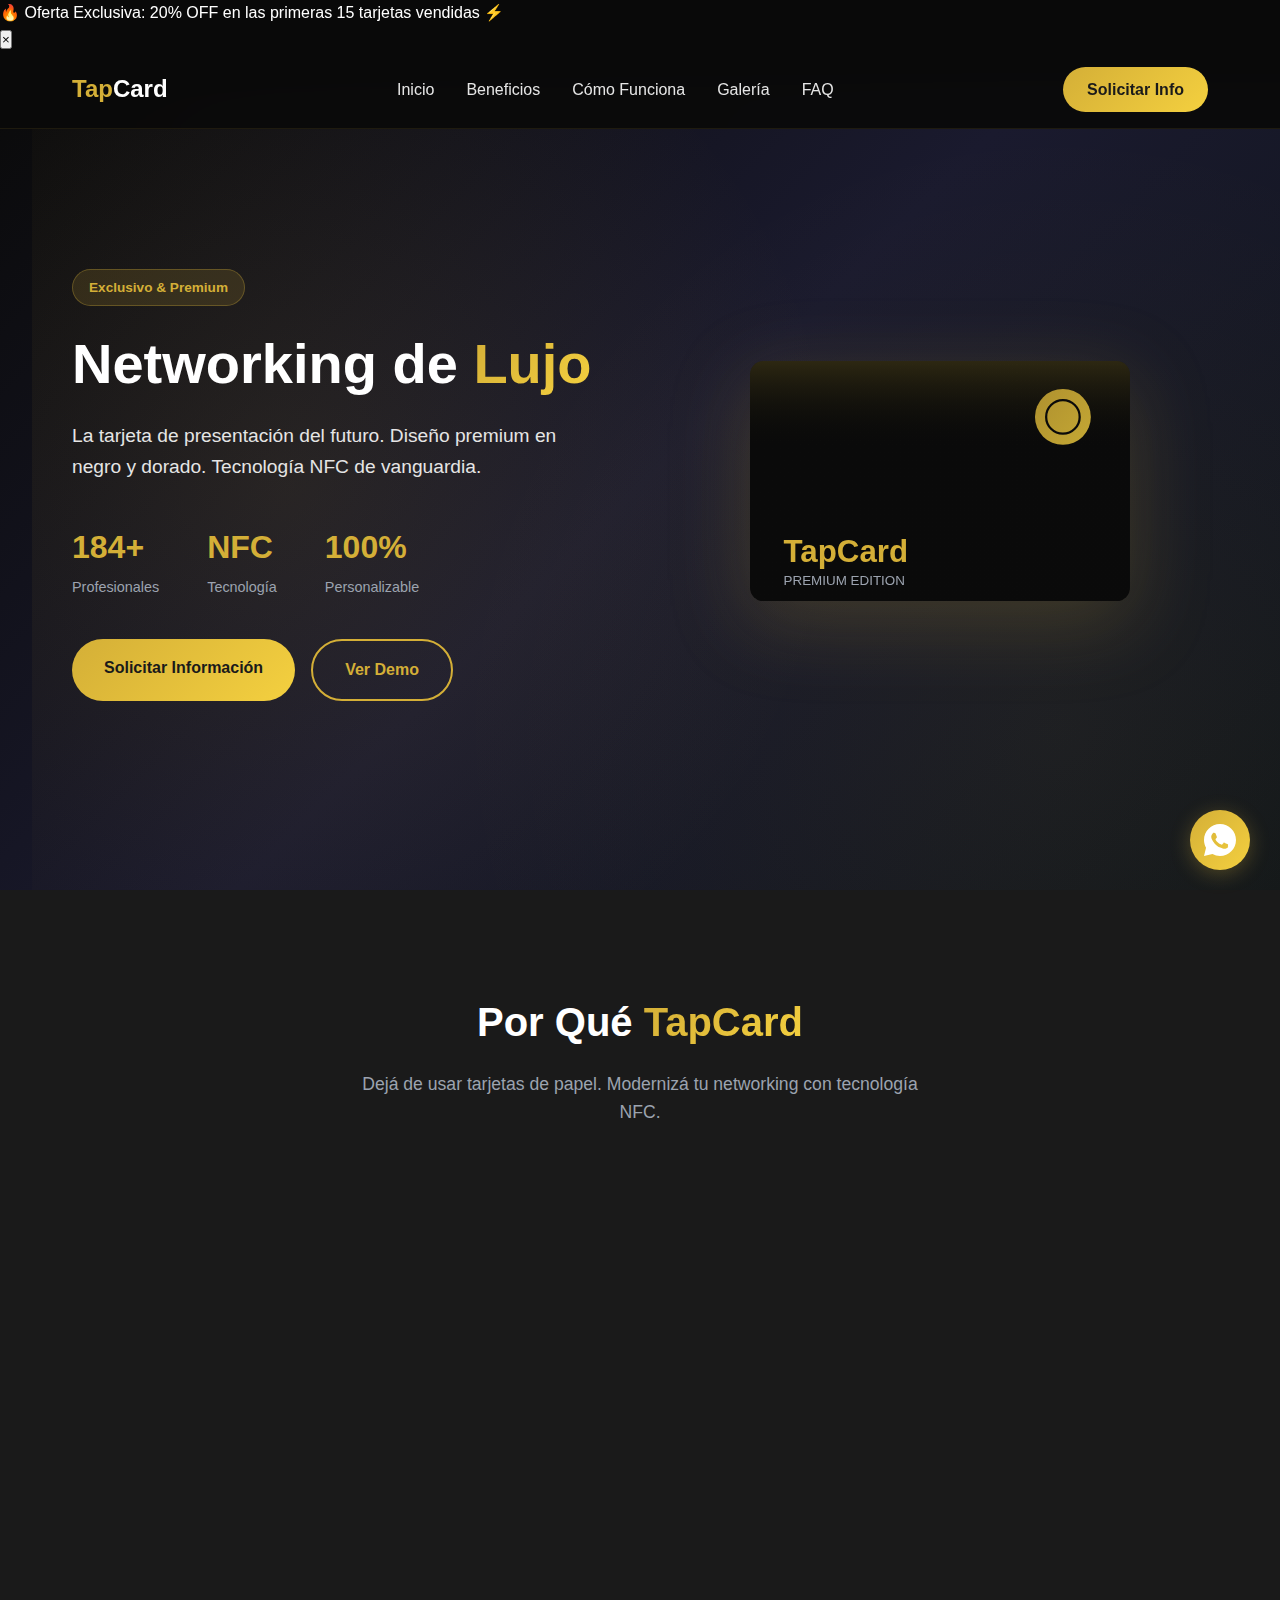
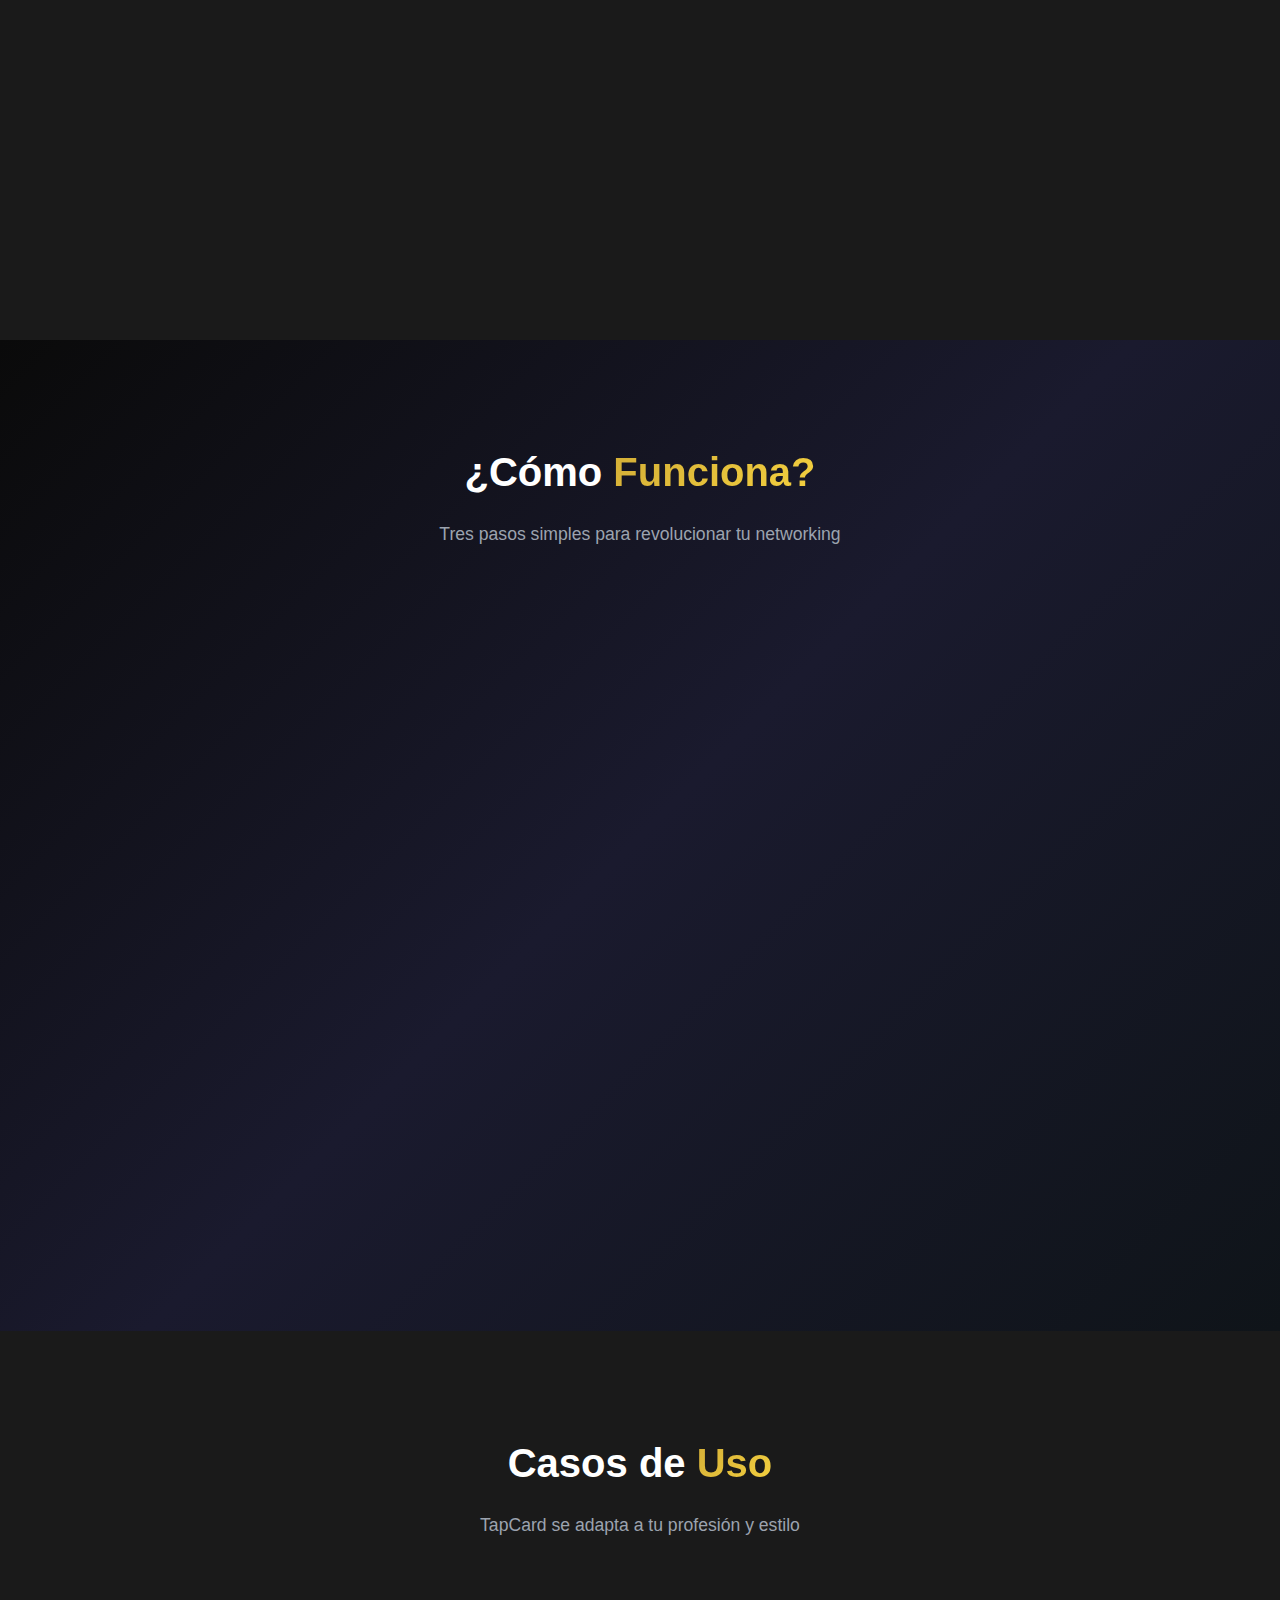
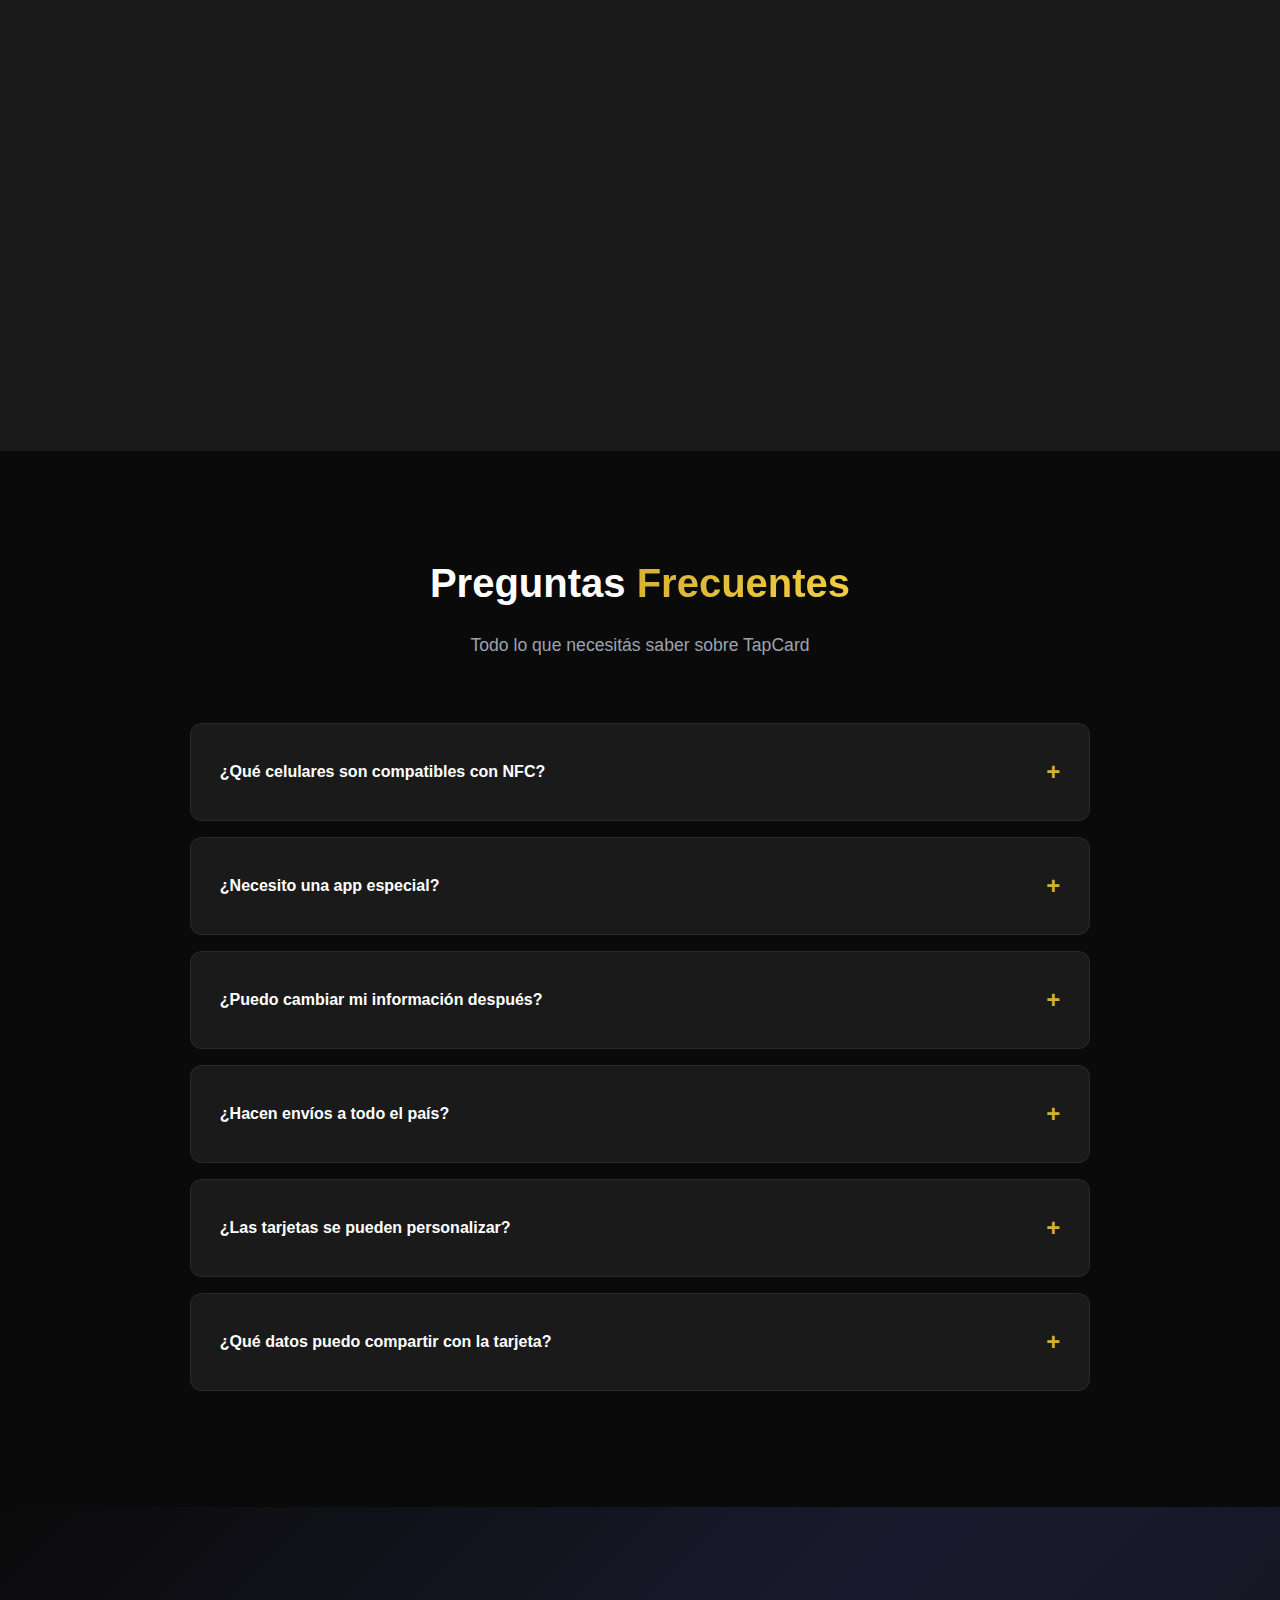
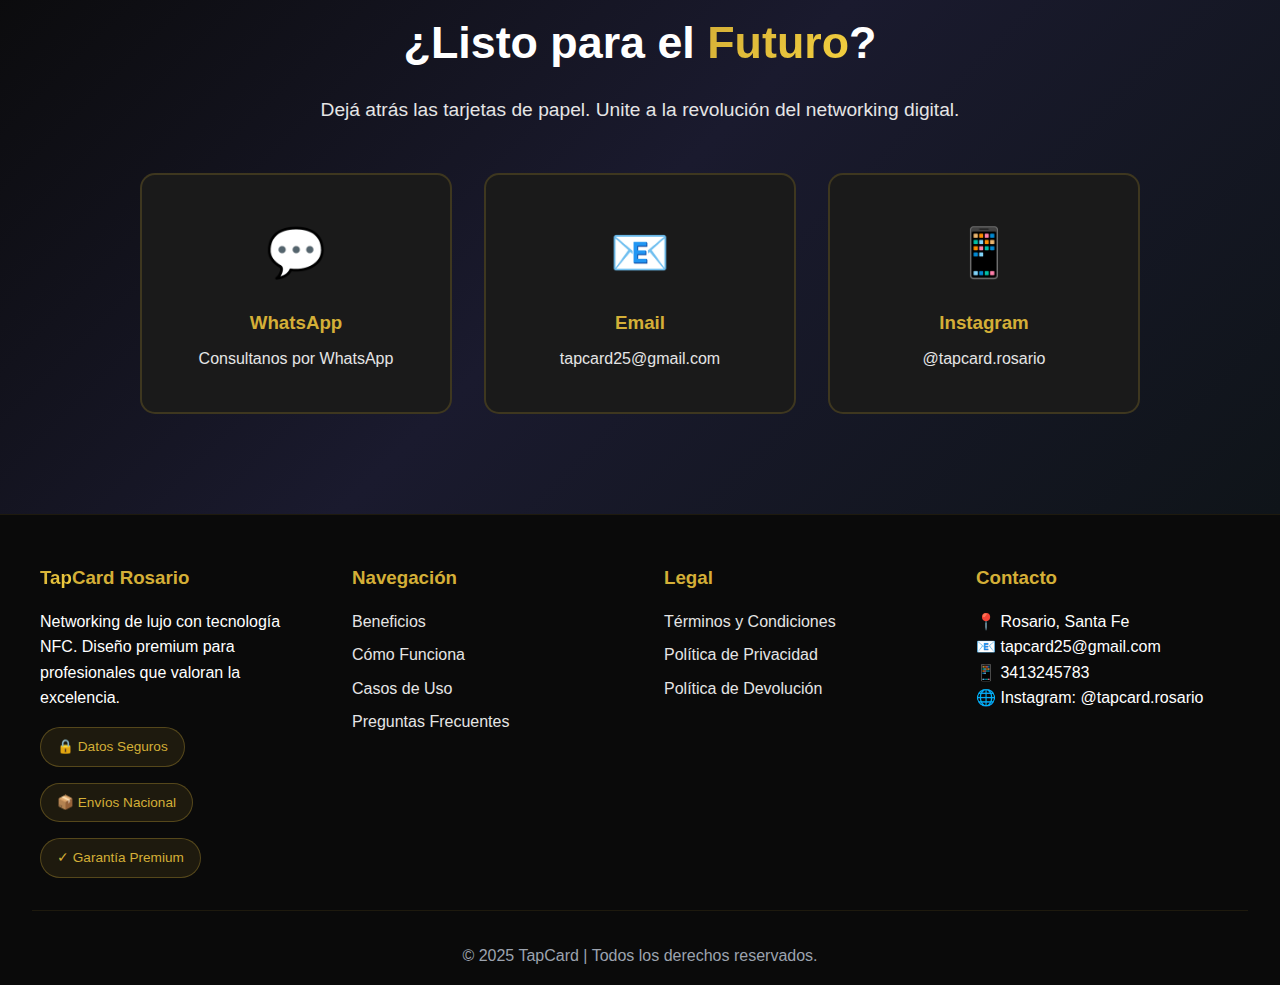
<file: index.html>
<!DOCTYPE html>
<html lang="es">

<head>
    <meta charset="UTF-8">
    <meta name="viewport" content="width=device-width, initial-scale=1.0">
    <meta name="description"
        content="TapCard Rosario - Tarjetas NFC personalizadas de lujo. Compartí tu información de contacto al instante. Diseño premium en negro y dorado.">
    <meta name="keywords"
        content="tarjetas nfc, nfc rosario, tapcard, tarjetas digitales, networking, tarjetas inteligentes, tarjetas premium">
    <meta name="author" content="TapCard">

    <!-- Open Graph / Facebook -->
    <meta property="og:type" content="website">
    <meta property="og:url" content="https://signaciocolletti.github.io/tapcard/">
    <meta property="og:title" content="TapCard Rosario - Tarjetas NFC Premium">
    <meta property="og:description"
        content="Compartí tu información de contacto al instante con tecnología NFC. Diseño exclusivo en negro y dorado.">
    <meta property="og:image" content="https://signaciocolletti.github.io/tapcard/assets/og-image.jpg">

    <!-- Twitter -->
    <meta property="twitter:card" content="summary_large_image">
    <meta property="twitter:url" content="https://signaciocolletti.github.io/tapcard/">
    <meta property="twitter:title" content="TapCard Rosario - Tarjetas NFC Premium">
    <meta property="twitter:description" content="Networking de lujo con tecnología NFC">

    <link rel="canonical" href="https://signaciocolletti.github.io/tapcard/">
    <link rel="icon" type="image/png" href="favicon.png">

    <title>TapCard Rosario - Tarjetas NFC Premium | Networking de Lujo</title>

    <!-- Estilos -->
    <link rel="stylesheet" href="styles.css">
</head>

<body>
    <!-- Header -->
    <header class="header">
        <div class="promo-banner" id="promoBanner">
            <div class="promo-content">
                <span class="promo-icon">🔥</span>
                <span class="promo-text">Oferta Exclusiva:</span>
                <span class="promo-highlight">20% OFF</span>
                <span class="promo-text">en las primeras 15 tarjetas vendidas</span>
                <span class="promo-icon">⚡</span>
            </div>
            <button class="promo-close" onclick="closeBanner()" aria-label="Cerrar banner">×</button>
        </div>
        <nav class="nav-container">
            <div class="logo">
                <span class="logo-gold">Tap</span><span class="logo-white">Card</span>
            </div>
            <ul class="nav-links">
                <li><a href="#inicio">Inicio</a></li>
                <li><a href="#beneficios">Beneficios</a></li>
                <li><a href="#como-funciona">Cómo Funciona</a></li>
                <li><a href="#galeria">Galería</a></li>
                <li><a href="#faq">FAQ</a></li>
            </ul>
            <a href="#contacto" class="cta-nav">Solicitar Info</a>

        </nav>
    </header>

    <!-- Hero Section -->
    <section class="hero" id="inicio">
        <div class="hero-background"></div>
        <div class="hero-container">
            <div class="hero-content">
                <span class="hero-badge">Exclusivo & Premium</span>
                <h1>Networking de <span class="text-gold">Lujo</span></h1>
                <p>La tarjeta de presentación del futuro. Diseño premium en negro y dorado. Tecnología NFC de
                    vanguardia.</p>

                <div class="hero-stats">
                    <div class="stat">
                        <span class="stat-number">500+</span>
                        <span class="stat-label">Profesionales</span>
                    </div>
                    <div class="stat">
                        <span class="stat-number">NFC</span>
                        <span class="stat-label">Tecnología</span>
                    </div>
                    <div class="stat">
                        <span class="stat-number">100%</span>
                        <span class="stat-label">Personalizable</span>
                    </div>
                </div>

                <div class="cta-buttons">
                    <a href="#contacto" class="btn btn-gold">Solicitar Información</a>
                    <a href="#como-funciona" class="btn btn-outline">Ver Demo</a>
                </div>
            </div>
            <div class="hero-image">
                <div class="card-3d">
                    <svg viewBox="0 0 340 215" fill="none">
                        <!-- Tarjeta principal -->
                        <rect width="340" height="215" rx="12" fill="url(#cardGradient)" />

                        <!-- Brillo superior -->
                        <rect width="340" height="80" rx="12" fill="url(#shineGradient)" opacity="0.3" />

                        <!-- Chip NFC -->
                        <circle cx="280" cy="50" r="25" fill="url(#goldGradient)" opacity="0.8" />
                        <circle cx="280" cy="50" r="15" stroke="#0a0a0a" stroke-width="2" fill="none" />

                        <!-- Logo -->
                        <text x="30" y="180" font-family="Arial" font-weight="bold" font-size="28"
                            fill="#d4af37">TapCard</text>
                        <text x="30" y="200" font-family="Arial" font-size="12" fill="#9ca3af">PREMIUM EDITION</text>

                        <!-- Líneas decorativas -->
                        <line x1="30" y1="120" x2="180" y2="120" stroke="url(#goldGradient)" stroke-width="2" />

                        <defs>
                            <linearGradient id="cardGradient" x1="0" y1="0" x2="340" y2="215">
                                <stop offset="0%" stop-color="#0a0a0a" />
                                <stop offset="50%" stop-color="#1a1a1a" />
                                <stop offset="100%" stop-color="#0f1419" />
                            </linearGradient>
                            <linearGradient id="goldGradient" x1="0" y1="0" x2="100%" y2="100%">
                                <stop offset="0%" stop-color="#d4af37" />
                                <stop offset="100%" stop-color="#f4d03f" />
                            </linearGradient>
                            <linearGradient id="shineGradient" x1="0" y1="0" x2="0" y2="100%">
                                <stop offset="0%" stop-color="#f4d03f" stop-opacity="0.5" />
                                <stop offset="100%" stop-color="transparent" />
                            </linearGradient>
                        </defs>
                    </svg>
                </div>
            </div>
        </div>
    </section>

    <!-- Beneficios -->
    <section id="beneficios" class="benefits-section">
        <div class="container">
            <h2 class="section-title">Por Qué <span class="text-gold">TapCard</span></h2>
            <p class="section-subtitle">Dejá de usar tarjetas de papel. Modernizá tu networking con tecnología NFC.</p>

            <div class="benefits-grid">
                <div class="benefit-card fade-in">
                    <div class="benefit-icon">⚡</div>
                    <h3>Instantáneo</h3>
                    <p>Compartí todos tus datos de contacto en menos de 1 segundo. Solo acercá la tarjeta.</p>
                </div>
                <div class="benefit-card fade-in">
                    <div class="benefit-icon">♾️</div>
                    <h3>Ilimitado</h3>
                    <p>Actualizá tu información cuando quieras. Links, redes sociales, portfolio, todo en tiempo real.
                    </p>
                </div>
                <div class="benefit-card fade-in">
                    <div class="benefit-icon">🌍</div>
                    <h3>Ecológico</h3>
                    <p>Eliminá el desperdicio de papel. Una tarjeta para siempre. Sustentable y profesional.</p>
                </div>
                <div class="benefit-card fade-in">
                    <div class="benefit-icon">💼</div>
                    <h3>Profesional</h3>
                    <p>Causá una impresión memorable. Diseño premium que refleja tu marca personal.</p>
                </div>
                <div class="benefit-card fade-in">
                    <div class="benefit-icon">📊</div>
                    <h3>Analytics</h3>
                    <p>Sabé cuántas personas vieron tu perfil y cuándo. Datos que importan.</p>
                </div>
                <div class="benefit-card fade-in">
                    <div class="benefit-icon">🔒</div>
                    <h3>Seguro</h3>
                    <p>Tus datos están protegidos. Control total sobre qué compartís y con quién.</p>
                </div>
            </div>
        </div>
    </section>

    <!-- Cómo Funciona -->
    <section id="como-funciona" class="how-section">
        <div class="container">
            <h2 class="section-title">¿Cómo <span class="text-gold">Funciona?</span></h2>
            <p class="section-subtitle">Tres pasos simples para revolucionar tu networking</p>

            <div class="steps">
                <div class="step fade-in">
                    <div class="step-number">1</div>
                    <h3>Recibís tu TapCard</h3>
                    <p>Elegís tu diseño y personalizamos tu tarjeta premium con tu branding</p>
                </div>
                <div class="step fade-in">
                    <div class="step-number">2</div>
                    <h3>Configurás tu Perfil</h3>
                    <p>Cargás todos tus datos: teléfono, email, redes sociales, web, portfolio, lo que quieras</p>
                </div>
                <div class="step fade-in">
                    <div class="step-number">3</div>
                    <h3>Compartís al Instante</h3>
                    <p>Acercás tu tarjeta a cualquier celular y listo. Tu información aparece automáticamente</p>
                </div>
            </div>

            <!-- Video/Demo placeholder -->
            <div class="demo-video fade-in">
                <div class="video-placeholder">
                    <div class="play-button">▶</div>
                    <p>Ver Demo en Acción</p>
                </div>
            </div>
        </div>
    </section>

    <!-- Galería de Casos de Uso -->
    <section id="galeria" class="gallery-section">
        <div class="container">
            <h2 class="section-title">Casos de <span class="text-gold">Uso</span></h2>
            <p class="section-subtitle">TapCard se adapta a tu profesión y estilo</p>

            <div class="use-cases">
                <div class="use-case fade-in">
                    <div class="use-case-icon">👔</div>
                    <h3>Ejecutivos</h3>
                    <p>Causar impresión en reuniones de negocios. Portfolio digital instantáneo.</p>
                </div>
                <div class="use-case fade-in">
                    <div class="use-case-icon">🎨</div>
                    <h3>Creativos</h3>
                    <p>Mostrá tu work directo desde la tarjeta. Links a Behance, Dribbble, Instagram.</p>
                </div>
                <div class="use-case fade-in">
                    <div class="use-case-icon">🏢</div>
                    <h3>Empresas</h3>
                    <p>Equipá a todo tu team. Branding consistente y profesional para tu organización.</p>
                </div>
                <div class="use-case fade-in">
                    <div class="use-case-icon">🚀</div>
                    <h3>Emprendedores</h3>
                    <p>Destácate en eventos de networking. Pitch deck y contacto en un tap.</p>
                </div>
            </div>
        </div>
    </section>

    <!-- FAQ -->
    <section id="faq" class="faq-section">
        <div class="container">
            <h2 class="section-title">Preguntas <span class="text-gold">Frecuentes</span></h2>
            <p class="section-subtitle">Todo lo que necesitás saber sobre TapCard</p>

            <div class="faq-container">
                <div class="faq-item">
                    <div class="faq-question">
                        <span>¿Qué celulares son compatibles con NFC?</span>
                        <span class="faq-icon">+</span>
                    </div>
                    <div class="faq-answer">
                        <p>Todos los iPhone desde XS en adelante (2018+) y la gran mayoría de Android desde 2016. Más
                            del 90% de los smartphones actuales tienen tecnología NFC integrada.</p>
                    </div>
                </div>

                <div class="faq-item">
                    <div class="faq-question">
                        <span>¿Necesito una app especial?</span>
                        <span class="faq-icon">+</span>
                    </div>
                    <div class="faq-answer">
                        <p>No. El NFC funciona de forma nativa en todos los celulares compatibles. La persona que recibe
                            tu tarjeta no necesita instalar absolutamente nada.</p>
                    </div>
                </div>

                <div class="faq-item">
                    <div class="faq-question">
                        <span>¿Puedo cambiar mi información después?</span>
                        <span class="faq-icon">+</span>
                    </div>
                    <div class="faq-answer">
                        <p>¡Sí! Podés actualizar tu perfil digital ilimitadas veces desde tu panel de control web.
                            Cambiaste de trabajo, teléfono o agregaste redes? Lo actualizás en 2 minutos.</p>
                    </div>
                </div>

                <div class="faq-item">
                    <div class="faq-question">
                        <span>¿Hacen envíos a todo el país?</span>
                        <span class="faq-icon">+</span>
                    </div>
                    <div class="faq-answer">
                        <p>Sí, enviamos a toda Argentina. Rosario y zona: 24-48hs. Resto del país: 3-7 días hábiles.
                            Todas las tarjetas van con seguimiento.</p>
                    </div>
                </div>

                <div class="faq-item">
                    <div class="faq-question">
                        <span>¿Las tarjetas se pueden personalizar?</span>
                        <span class="faq-icon">+</span>
                    </div>
                    <div class="faq-answer">
                        <p>Totalmente. Podés elegir diseño, agregar tu logo, cambiar colores y hasta imprimir tu foto.
                            Hacemos tarjetas corporativas para empresas con su branding completo.</p>
                    </div>
                </div>

                <div class="faq-item">
                    <div class="faq-question">
                        <span>¿Qué datos puedo compartir con la tarjeta?</span>
                        <span class="faq-icon">+</span>
                    </div>
                    <div class="faq-answer">
                        <p>Todo lo que quieras: teléfono, email, WhatsApp, Instagram, LinkedIn, Facebook, TikTok, web
                            personal, portfolio, Calendly, PDF de presentación, y más de 30 opciones disponibles.</p>
                    </div>
                </div>
            </div>
        </div>
    </section>

    <!-- CTA Final & Contacto -->
    <section class="final-cta" id="contacto">
        <div class="container">
            <h2>¿Listo para el <span class="text-gold">Futuro</span>?</h2>
            <p class="final-cta-text">Dejá atrás las tarjetas de papel. Unite a la revolución del networking digital.
            </p>

            <div class="contact-options">
                <a href="https://wa.me/5493413245783?text=Hola!%20Quiero%20información%20sobre%20TapCard"
                    class="contact-card" target="_blank">
                    <div class="contact-icon">💬</div>
                    <h3>WhatsApp</h3>
                    <p>Consultanos por WhatsApp</p>
                </a>
                <a href="mailto:tapcard25@gmail..com.ar" class="contact-card">
                    <div class="contact-icon">📧</div>
                    <h3>Email</h3>
                    <p>tapcard25@gmail.com</p>
                </a>
                <a href="https://instagram.com/tapcardrosario" class="contact-card" target="_blank">
                    <div class="contact-icon">📱</div>
                    <h3>Instagram</h3>
                    <p>@tapcard.rosario</p>
                </a>
            </div>
        </div>
    </section>

    <!-- Footer -->
    <footer class="footer">
        <div class="footer-content">
            <div class="footer-section">
                <h3><span class="text-gold">Tap</span>Card Rosario</h3>
                <p>Networking de lujo con tecnología NFC. Diseño premium para profesionales que valoran la excelencia.
                </p>
                <div class="trust-badges">
                    <span class="badge-item">🔒 Datos Seguros</span>
                    <span class="badge-item">📦 Envíos Nacional</span>
                    <span class="badge-item">✓ Garantía Premium</span>
                </div>
            </div>

            <div class="footer-section">
                <h3>Navegación</h3>
                <ul>
                    <li><a href="#beneficios">Beneficios</a></li>
                    <li><a href="#como-funciona">Cómo Funciona</a></li>
                    <li><a href="#galeria">Casos de Uso</a></li>
                    <li><a href="#faq">Preguntas Frecuentes</a></li>
                </ul>
            </div>

            <div class="footer-section">
                <h3>Legal</h3>
                <ul>
                    <li><a href="#">Términos y Condiciones</a></li>
                    <li><a href="#">Política de Privacidad</a></li>
                    <li><a href="#">Política de Devolución</a></li>
                </ul>
            </div>

            <div class="footer-section">
                <h3>Contacto</h3>
                <ul>
                    <li>📍 Rosario, Santa Fe</li>
                    <li>📧 tapcard25@gmail.com</li>
                    <li>📱 3413245783</li>
                    <li>🌐 Instagram: @tapcard.rosario</li>
                </ul>
            </div>
        </div>
        <div class="copyright">
            <p>&copy; 2025 TapCard | Todos los derechos reservados.</p>
        </div>
    </footer>

    <!-- WhatsApp Float Button -->
    <a href="https://wa.me/5493413245783?text=Hola!%20Quiero%20información%20sobre%20TapCard%20Premium"
        class="whatsapp-float" target="_blank" aria-label="Contactar por WhatsApp">
        <svg width="32" height="32" viewBox="0 0 32 32" fill="white">
            <path
                d="M16 0C7.164 0 0 7.164 0 16c0 2.825.744 5.488 2.043 7.786L0 32l8.428-2.099A15.949 15.949 0 0 0 16 32c8.836 0 16-7.164 16-16S24.836 0 16 0zm8.259 22.739c-.346.974-2.041 1.789-2.811 1.903-.748.104-1.683.139-2.714-.171-.627-.19-1.431-.443-2.462-.867-4.318-1.776-7.134-6.134-7.349-6.413-.207-.279-1.701-2.262-1.701-4.317 0-2.055 1.077-3.066 1.458-3.487.381-.421.832-.526 1.109-.526.278 0 .555.002.797.015.254.014.596-.097.933.711.346.831 1.18 2.879 1.283 3.088.104.207.173.451.035.73-.139.279-.207.451-.415.695-.207.244-.436.545-.623.731-.208.207-.424.432-.182.848.243.416 1.077 1.776 2.311 2.876 1.59 1.416 2.928 1.855 3.344 2.063.416.207.659.173.901-.104.244-.279 1.042-1.215 1.319-1.632.279-.416.555-.346.936-.207.381.139 2.416 1.139 2.832 1.347.416.207.693.312.797.486.104.174.104 1.007-.243 1.98z" />
        </svg>
    </a>

    <!-- JavaScript -->
    <script src="script.js"></script>
</body>

</html>
</file>
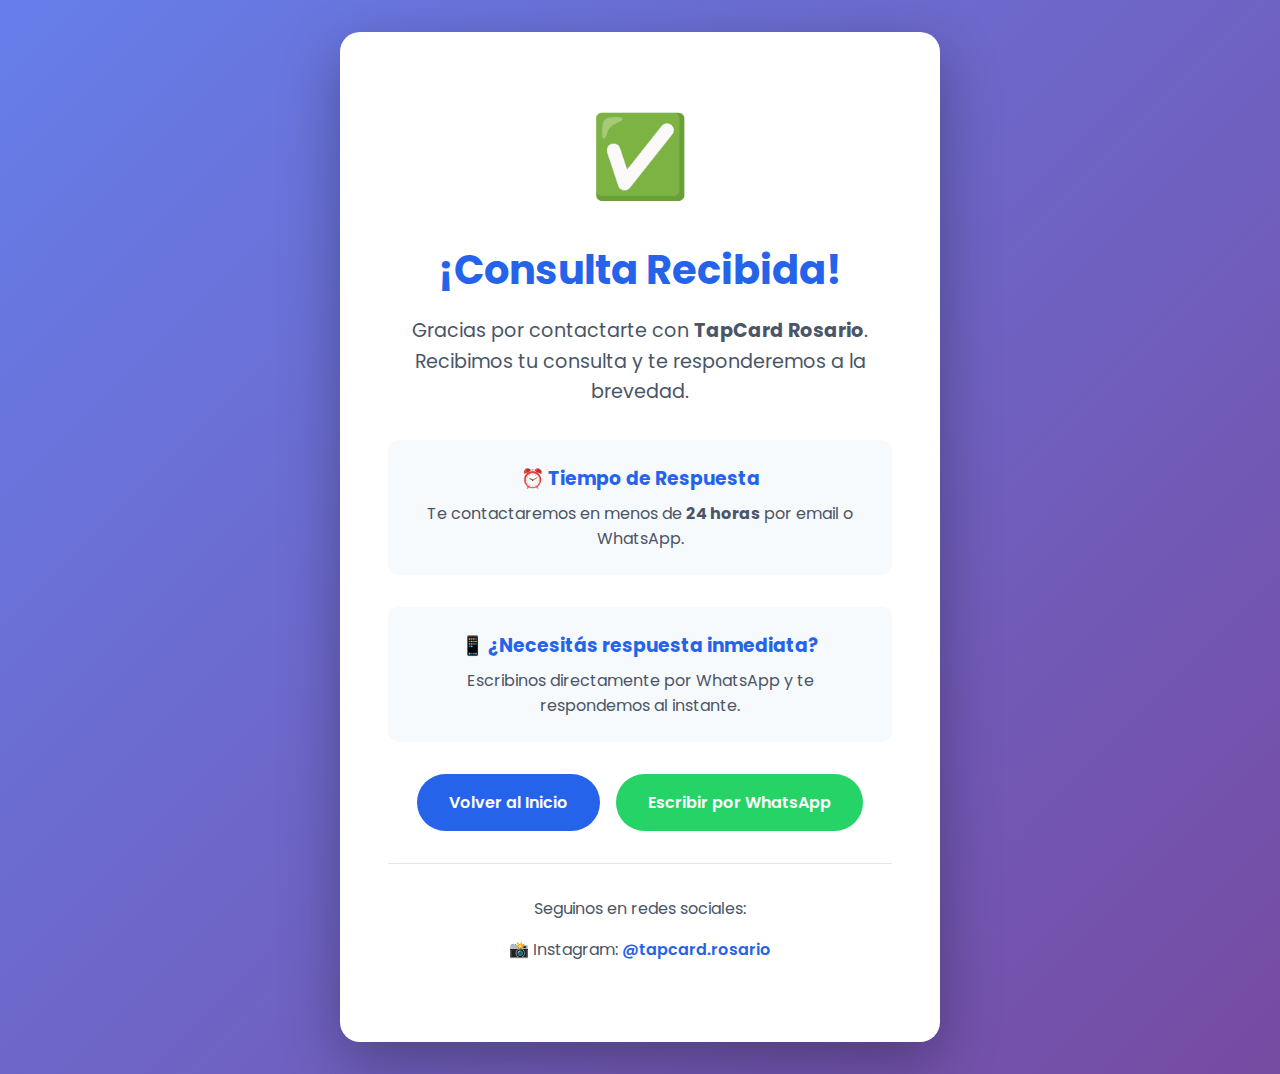
<file: gracias.html>
<!DOCTYPE html>
<html lang="es-AR">

<head>
    <meta charset="UTF-8">
    <meta name="viewport" content="width=device-width, initial-scale=1.0">
    <title>¡Gracias por tu Consulta! - TapCard Rosario</title>
    <link rel="preconnect" href="https://fonts.googleapis.com">
    <link rel="preconnect" href="https://fonts.gstatic.com" crossorigin>
    <link href="https://fonts.googleapis.com/css2?family=Poppins:wght@300;400;500;600;700;800&display=swap"
        rel="stylesheet">

    <style>
        * {
            margin: 0;
            padding: 0;
            box-sizing: border-box;
        }

        body {
            font-family: 'Poppins', sans-serif;
            background: linear-gradient(135deg, #667eea 0%, #764ba2 100%);
            min-height: 100vh;
            display: flex;
            align-items: center;
            justify-content: center;
            padding: 2rem;
        }

        .container {
            background: white;
            border-radius: 20px;
            padding: 4rem 3rem;
            max-width: 600px;
            width: 100%;
            text-align: center;
            box-shadow: 0 20px 60px rgba(0, 0, 0, 0.3);
            animation: slideUp 0.6s ease;
        }

        @keyframes slideUp {
            from {
                opacity: 0;
                transform: translateY(30px);
            }

            to {
                opacity: 1;
                transform: translateY(0);
            }
        }

        .success-icon {
            font-size: 5rem;
            margin-bottom: 1.5rem;
            animation: bounce 1s ease infinite;
        }

        @keyframes bounce {

            0%,
            100% {
                transform: translateY(0);
            }

            50% {
                transform: translateY(-10px);
            }
        }

        h1 {
            color: #2563eb;
            font-size: 2.5rem;
            margin-bottom: 1rem;
        }

        .message {
            color: #4a5568;
            font-size: 1.2rem;
            margin-bottom: 2rem;
            line-height: 1.6;
        }

        .info-box {
            background: #f7fafc;
            border-radius: 10px;
            padding: 1.5rem;
            margin-bottom: 2rem;
        }

        .info-box h3 {
            color: #2563eb;
            margin-bottom: 0.5rem;
        }

        .info-box p {
            color: #4a5568;
        }

        .buttons {
            display: flex;
            gap: 1rem;
            flex-wrap: wrap;
            justify-content: center;
        }

        .btn {
            padding: 1rem 2rem;
            border-radius: 50px;
            text-decoration: none;
            font-weight: 600;
            transition: all 0.3s;
            display: inline-block;
            cursor: pointer;
        }

        .btn-primary {
            background: #2563eb;
            color: white;
        }

        .btn-primary:hover {
            background: #1d4ed8;
            transform: translateY(-2px);
            box-shadow: 0 10px 25px rgba(37, 99, 235, 0.3);
        }

        .btn-whatsapp {
            background: #25D366;
            color: white;
        }

        .btn-whatsapp:hover {
            background: #128C7E;
            transform: translateY(-2px);
            box-shadow: 0 10px 25px rgba(37, 211, 102, 0.3);
        }

        .social-links {
            margin-top: 2rem;
            padding-top: 2rem;
            border-top: 1px solid #e2e8f0;
        }

        .social-links p {
            color: #4a5568;
            margin-bottom: 1rem;
        }

        .social-links a {
            color: #2563eb;
            text-decoration: none;
            font-weight: 600;
        }

        .social-links a:hover {
            color: #d4af37;
        }

        @media (max-width: 640px) {
            .container {
                padding: 3rem 2rem;
            }

            h1 {
                font-size: 2rem;
            }

            .message {
                font-size: 1rem;
            }

            .buttons {
                flex-direction: column;
            }

            .btn {
                width: 100%;
            }
        }
    </style>
</head>

<body>
    <div class="container">
        <div class="success-icon">✅</div>

        <h1>¡Consulta Recibida!</h1>

        <p class="message">
            Gracias por contactarte con <strong>TapCard Rosario</strong>.
            Recibimos tu consulta y te responderemos a la brevedad.
        </p>

        <div class="info-box">
            <h3>⏰ Tiempo de Respuesta</h3>
            <p>Te contactaremos en menos de <strong>24 horas</strong> por email o WhatsApp.</p>
        </div>

        <div class="info-box">
            <h3>📱 ¿Necesitás respuesta inmediata?</h3>
            <p>Escribinos directamente por WhatsApp y te respondemos al instante.</p>
        </div>

        <div class="buttons">
            <a href="index.html" class="btn btn-primary">Volver al Inicio</a>
            <a href="https://wa.me/5493413245783?text=Hola!%20Acabo%20de%20enviar%20el%20formulario%20y%20necesito%20una%20respuesta%20rápida"
                class="btn btn-whatsapp" target="_blank" rel="noopener noreferrer">
                Escribir por WhatsApp
            </a>
        </div>

        <div class="social-links">
            <p>Seguinos en redes sociales:</p>
            <p>
                📸 Instagram: <a href="https://instagram.com/tapcard.rosario" target="_blank"
                    rel="noopener noreferrer">@tapcard.rosario</a>
            </p>
        </div>
    </div>

    <script>
        // Animación al cargar
        window.addEventListener('load', () => {
            document.querySelector('.container').style.opacity = '1';
        });

        // Confetti effect (opcional)
        function createConfetti() {
            const colors = ['#2563eb', '#d4af37', '#10b981', '#f59e0b'];
            for (let i = 0; i < 50; i++) {
                setTimeout(() => {
                    const confetti = document.createElement('div');
                    confetti.style.cssText = `
                        position: fixed;
                        width: 10px;
                        height: 10px;
                        background: ${colors[Math.floor(Math.random() * colors.length)]};
                        top: -10px;
                        left: ${Math.random() * 100}%;
                        animation: fall ${2 + Math.random() * 2}s linear;
                        pointer-events: none;
                    `;
                    document.body.appendChild(confetti);
                    setTimeout(() => confetti.remove(), 4000);
                }, i * 30);
            }
        }

        const style = document.createElement('style');
        style.textContent = `
            @keyframes fall {
                to {
                    transform: translateY(100vh) rotate(360deg);
                    opacity: 0;
                }
            }
        `;
        document.head.appendChild(style);

        // Ejecutar confetti al cargar (comentar si no querés)
        // createConfetti();
    </script>
</body>

</html>
</file>
<file: styles.css>
/* ==========================================
   VARIABLES Y RESET
   ========================================== */
* {
  margin: 0;
  padding: 0;
  box-sizing: border-box;
}

:root {
  /* ===== COLORES PRINCIPALES ===== */
  --gold: #d4af37;
  --gold-dark: #c5a028;
  --gold-light: #f4d03f;

  --black: #0a0a0a;
  --dark: #1a1a1a;
  --dark-blue: #0f1419;

  /* ===== FONDOS ===== */
  --bg-primary: #0a0a0a;
  --bg-secondary: #1a1a1a;
  --bg-tertiary: #242424;

  --bg-gradient: linear-gradient(135deg, #0a0a0a 0%, #1a1a2e 50%, #0f1419 100%);
  --bg-gradient-gold: linear-gradient(135deg, #d4af37 0%, #f4d03f 100%);

  /* ===== TEXTO ===== */
  --text-primary: #ffffff;
  --text-secondary: #e5e5e5;
  --text-muted: #9ca3af;
  --text-dark: #1a1a1a;

  /* ===== BORDES Y SOMBRAS ===== */
  --border-gold: 2px solid #d4af37;
  --shadow-gold: 0 4px 20px rgba(212, 175, 55, 0.3);
  --shadow-card: 0 8px 32px rgba(0, 0, 0, 0.5);

  /* ===== ESTADOS ===== */
  --hover-gold: #f4d03f;
  --hover-dark: #2a2a2a;
}

html {
  scroll-behavior: smooth;
}

body {
  font-family: -apple-system, BlinkMacSystemFont, "Segoe UI", Roboto,
    "Helvetica Neue", Arial, sans-serif;
  line-height: 1.6;
  color: var(--text-primary);
  background: var(--bg-primary);
  overflow-x: hidden;
}

/* ==========================================
   UTILIDADES
   ========================================== */
.text-gold {
  background: var(--bg-gradient-gold);
  -webkit-background-clip: text;
  -webkit-text-fill-color: transparent;
  background-clip: text;
}

.container {
  max-width: 1200px;
  margin: 0 auto;
  padding: 0 2rem;
}

/* ==========================================
   HEADER & NAVEGACIÓN
   ========================================== */
.header {
  position: fixed;
  top: 0;
  width: 100%;
  background: rgba(10, 10, 10, 0.95);
  backdrop-filter: blur(10px);
  border-bottom: 1px solid rgba(212, 175, 55, 0.1);
  z-index: 1000;
  transition: all 0.3s ease;
}

.nav-container {
  max-width: 1200px;
  margin: 0 auto;
  padding: 1rem 2rem;
  display: flex;
  justify-content: space-between;
  align-items: center;
}

.logo {
  font-size: 1.5rem;
  font-weight: bold;
}

.logo-gold {
  color: var(--gold);
}

.logo-white {
  color: var(--text-primary);
}

.nav-links {
  display: flex;
  gap: 2rem;
  list-style: none;
}

.nav-links a {
  color: var(--text-secondary);
  text-decoration: none;
  font-weight: 500;
  transition: color 0.3s;
  position: relative;
}

.nav-links a::after {
  content: "";
  position: absolute;
  bottom: -5px;
  left: 0;
  width: 0;
  height: 2px;
  background: var(--bg-gradient-gold);
  transition: width 0.3s;
}

.nav-links a:hover {
  color: var(--gold);
}

.nav-links a:hover::after {
  width: 100%;
}

.cta-nav {
  background: var(--bg-gradient-gold);
  color: var(--text-dark);
  padding: 0.6rem 1.5rem;
  border-radius: 50px;
  text-decoration: none;
  font-weight: 600;
  transition: all 0.3s;
}

.cta-nav:hover {
  transform: translateY(-2px);
  box-shadow: var(--shadow-gold);
}

/* ==========================================
   HERO SECTION
   ========================================== */
.hero {
  margin-top: 80px;
  min-height: 90vh;
  display: flex;
  align-items: center;
  position: relative;
  overflow: hidden;
  background: var(--bg-gradient);
}

.hero-background {
  position: absolute;
  width: 100%;
  height: 100%;
  background-image: radial-gradient(
      circle at 20% 50%,
      rgba(212, 175, 55, 0.1) 0%,
      transparent 50%
    ),
    radial-gradient(
      circle at 80% 80%,
      rgba(244, 208, 63, 0.05) 0%,
      transparent 50%
    );
}

.hero-container {
  max-width: 1200px;
  margin: 0 auto;
  padding: 2rem;
  display: grid;
  grid-template-columns: 1fr 1fr;
  gap: 4rem;
  align-items: center;
  position: relative;
  z-index: 1;
}

.hero-badge {
  display: inline-block;
  background: rgba(212, 175, 55, 0.15);
  color: var(--gold);
  padding: 0.4rem 1rem;
  border-radius: 50px;
  font-size: 0.85rem;
  font-weight: 600;
  margin-bottom: 1.5rem;
  border: 1px solid rgba(212, 175, 55, 0.3);
}

.hero-content h1 {
  font-size: 3.5rem;
  font-weight: 800;
  margin-bottom: 1.5rem;
  line-height: 1.2;
}

.hero-content p {
  font-size: 1.2rem;
  margin-bottom: 2.5rem;
  color: var(--text-secondary);
}

.hero-stats {
  display: flex;
  gap: 3rem;
  margin-bottom: 2.5rem;
}

.stat {
  text-align: left;
}

.stat-number {
  font-size: 2rem;
  font-weight: bold;
  color: var(--gold);
  display: block;
}

.stat-label {
  color: var(--text-muted);
  font-size: 0.9rem;
}

.cta-buttons {
  display: flex;
  gap: 1rem;
  flex-wrap: wrap;
}

.hero-image {
  position: relative;
  display: flex;
  justify-content: center;
  align-items: center;
}

.card-3d {
  width: 100%;
  max-width: 380px;
  animation: float 3s ease-in-out infinite;
  filter: drop-shadow(0 20px 40px rgba(212, 175, 55, 0.2));
}

@keyframes float {
  0%,
  100% {
    transform: translateY(0) rotate(0deg);
  }
  50% {
    transform: translateY(-20px) rotate(1deg);
  }
}

/* ==========================================
   BOTONES
   ========================================== */
.btn {
  padding: 1rem 2rem;
  border-radius: 50px;
  font-weight: 600;
  text-decoration: none;
  display: inline-block;
  transition: all 0.3s;
  border: none;
  cursor: pointer;
  font-size: 1rem;
  text-align: center;
}

.btn-gold {
  background: var(--bg-gradient-gold);
  color: var(--text-dark);
}

.btn-gold:hover {
  transform: translateY(-3px);
  box-shadow: var(--shadow-gold);
}

.btn-outline {
  background: transparent;
  color: var(--gold);
  border: 2px solid var(--gold);
}

.btn-outline:hover {
  background: var(--gold);
  color: var(--text-dark);
}

/* ==========================================
   SECCIONES GENERALES
   ========================================== */
section {
  padding: 100px 2rem;
}

.section-title {
  text-align: center;
  font-size: 2.5rem;
  font-weight: 700;
  margin-bottom: 1rem;
}

.section-subtitle {
  text-align: center;
  color: var(--text-muted);
  font-size: 1.1rem;
  margin-bottom: 4rem;
  max-width: 600px;
  margin-left: auto;
  margin-right: auto;
}

/* ==========================================
   BENEFICIOS
   ========================================== */
.benefits-section {
  background: var(--bg-secondary);
}

.benefits-grid {
  display: grid;
  grid-template-columns: repeat(auto-fit, minmax(300px, 1fr));
  gap: 2rem;
}

.benefit-card {
  background: var(--bg-tertiary);
  padding: 2.5rem;
  border-radius: 15px;
  border: 1px solid rgba(212, 175, 55, 0.1);
  transition: all 0.3s;
}

.benefit-card:hover {
  transform: translateY(-10px);
  border-color: var(--gold);
  box-shadow: var(--shadow-gold);
}

.benefit-icon {
  font-size: 3rem;
  margin-bottom: 1.5rem;
  filter: grayscale(100%) brightness(200%);
}

.benefit-card:hover .benefit-icon {
  filter: none;
}

.benefit-card h3 {
  color: var(--gold);
  margin-bottom: 1rem;
  font-size: 1.3rem;
}

.benefit-card p {
  color: var(--text-secondary);
}

/* ==========================================
   COMO FUNCIONA
   ========================================== */
.how-section {
  background: var(--bg-gradient);
}

.steps {
  display: grid;
  grid-template-columns: repeat(auto-fit, minmax(280px, 1fr));
  gap: 3rem;
  margin-bottom: 4rem;
}

.step {
  text-align: center;
  padding: 2rem;
  border-radius: 20px;
  background: rgba(26, 26, 26, 0.5);
  border: 1px solid rgba(212, 175, 55, 0.1);
  transition: all 0.3s;
}

.step:hover {
  transform: translateY(-10px);
  border-color: var(--gold);
}

.step-number {
  width: 70px;
  height: 70px;
  background: var(--bg-gradient-gold);
  color: var(--text-dark);
  border-radius: 50%;
  display: flex;
  align-items: center;
  justify-content: center;
  font-size: 2rem;
  font-weight: bold;
  margin: 0 auto 1.5rem;
}

.step h3 {
  font-size: 1.4rem;
  margin-bottom: 1rem;
  color: var(--gold);
}

.step p {
  color: var(--text-secondary);
}

/* Demo Video */
.demo-video {
  max-width: 800px;
  margin: 0 auto;
}

.video-placeholder {
  background: var(--bg-secondary);
  border: 2px solid var(--gold);
  border-radius: 20px;
  padding: 4rem 2rem;
  text-align: center;
  cursor: pointer;
  transition: all 0.3s;
}

.video-placeholder:hover {
  transform: scale(1.02);
  box-shadow: var(--shadow-gold);
}

.play-button {
  width: 80px;
  height: 80px;
  background: var(--bg-gradient-gold);
  color: var(--text-dark);
  border-radius: 50%;
  display: flex;
  align-items: center;
  justify-content: center;
  font-size: 2rem;
  margin: 0 auto 1.5rem;
}

.video-placeholder p {
  color: var(--gold);
  font-size: 1.2rem;
  font-weight: 600;
}

/* ==========================================
   GALERÍA / CASOS DE USO
   ========================================== */
.gallery-section {
  background: var(--bg-secondary);
}

.use-cases {
  display: grid;
  grid-template-columns: repeat(auto-fit, minmax(260px, 1fr));
  gap: 2rem;
}

.use-case {
  background: var(--bg-tertiary);
  padding: 2.5rem;
  border-radius: 15px;
  text-align: center;
  border: 1px solid rgba(212, 175, 55, 0.1);
  transition: all 0.3s;
}

.use-case:hover {
  transform: translateY(-10px);
  border-color: var(--gold);
  box-shadow: var(--shadow-gold);
}

.use-case-icon {
  font-size: 3.5rem;
  margin-bottom: 1.5rem;
}

.use-case h3 {
  color: var(--gold);
  margin-bottom: 1rem;
  font-size: 1.3rem;
}

.use-case p {
  color: var(--text-secondary);
}

/* ==========================================
   FAQ
   ========================================== */
.faq-section {
  background: var(--bg-primary);
}

.faq-container {
  max-width: 900px;
  margin: 0 auto;
}

.faq-item {
  background: var(--bg-secondary);
  margin-bottom: 1rem;
  border-radius: 12px;
  overflow: hidden;
  border: 1px solid rgba(212, 175, 55, 0.1);
  transition: all 0.3s;
}

.faq-item:hover {
  border-color: var(--gold);
}

.faq-question {
  padding: 1.8rem;
  cursor: pointer;
  display: flex;
  justify-content: space-between;
  align-items: center;
  font-weight: 600;
  transition: all 0.3s;
}

.faq-question:hover {
  color: var(--gold);
}

.faq-answer {
  padding: 0 1.8rem;
  max-height: 0;
  overflow: hidden;
  transition: all 0.3s;
  color: var(--text-secondary);
}

.faq-item.active .faq-answer {
  padding: 0 1.8rem 1.8rem;
  max-height: 500px;
}

.faq-icon {
  color: var(--gold);
  font-size: 1.5rem;
  transition: transform 0.3s;
}

.faq-item.active .faq-icon {
  transform: rotate(45deg);
}

/* ==========================================
   CTA FINAL & CONTACTO
   ========================================== */
.final-cta {
  background: var(--bg-gradient);
  text-align: center;
  padding: 100px 2rem;
}

.final-cta h2 {
  font-size: 2.8rem;
  margin-bottom: 1rem;
}

.final-cta-text {
  font-size: 1.2rem;
  margin-bottom: 3rem;
  color: var(--text-secondary);
}

.contact-options {
  display: grid;
  grid-template-columns: repeat(auto-fit, minmax(280px, 1fr));
  gap: 2rem;
  max-width: 1000px;
  margin: 0 auto;
}

.contact-card {
  background: var(--bg-secondary);
  padding: 2.5rem;
  border-radius: 15px;
  text-decoration: none;
  border: 2px solid rgba(212, 175, 55, 0.2);
  transition: all 0.3s;
  text-align: center;
}

.contact-card:hover {
  transform: translateY(-10px);
  border-color: var(--gold);
  box-shadow: var(--shadow-gold);
}

.contact-icon {
  font-size: 3rem;
  margin-bottom: 1rem;
}

.contact-card h3 {
  color: var(--gold);
  margin-bottom: 0.5rem;
}

.contact-card p {
  color: var(--text-secondary);
}

/* ==========================================
   FOOTER
   ========================================== */
.footer {
  background: var(--black);
  color: var(--text-primary);
  padding: 3rem 2rem 1rem;
  border-top: 1px solid rgba(212, 175, 55, 0.1);
}

.footer-content {
  max-width: 1200px;
  margin: 0 auto;
  display: grid;
  grid-template-columns: repeat(auto-fit, minmax(250px, 1fr));
  gap: 3rem;
  margin-bottom: 2rem;
}

.footer-section h3 {
  margin-bottom: 1rem;
  color: var(--gold);
}

.footer-section ul {
  list-style: none;
}

.footer-section a {
  color: var(--text-secondary);
  text-decoration: none;
  transition: color 0.3s;
  display: block;
  margin-bottom: 0.5rem;
}

.footer-section a:hover {
  color: var(--gold);
}

.trust-badges {
  display: flex;
  gap: 1rem;
  margin-top: 1rem;
  flex-wrap: wrap;
}

.badge-item {
  background: rgba(212, 175, 55, 0.1);
  border: 1px solid rgba(212, 175, 55, 0.3);
  padding: 0.5rem 1rem;
  border-radius: 50px;
  font-size: 0.85rem;
  color: var(--gold);
}

.copyright {
  text-align: center;
  padding-top: 2rem;
  border-top: 1px solid rgba(212, 175, 55, 0.1);
  color: var(--text-muted);
}

/* ==========================================
   WHATSAPP FLOAT BUTTON
   ========================================== */
.whatsapp-float {
  position: fixed;
  bottom: 30px;
  right: 30px;
  background: var(--bg-gradient-gold);
  color: var(--text-dark);
  width: 60px;
  height: 60px;
  border-radius: 50%;
  display: flex;
  align-items: center;
  justify-content: center;
  box-shadow: var(--shadow-gold);
  z-index: 999;
  transition: all 0.3s;
  text-decoration: none;
}

.whatsapp-float:hover {
  transform: scale(1.1);
  box-shadow: 0 8px 30px rgba(212, 175, 55, 0.5);
}

/* ==========================================
   ANIMACIONES
   ========================================== */
.fade-in {
  opacity: 0;
  transform: translateY(30px);
  transition: all 0.6s ease;
}

.fade-in.visible {
  opacity: 1;
  transform: translateY(0);
}

/* ==========================================
   RESPONSIVE - MOBILE FIRST
   ========================================== */

@media (max-width: 1024px) {
  .hero-content h1 {
    font-size: 3rem;
  }

  .section-title {
    font-size: 2.2rem;
  }
}

@media (max-width: 768px) {
  .nav-links {
    display: none;
  }

  .nav-container {
    padding: 1rem;
  }

  .cta-nav {
    padding: 0.5rem 1.2rem;
    font-size: 0.9rem;
  }

  .hero {
    min-height: auto;
    padding: 60px 0;
  }

  .hero-container {
    grid-template-columns: 1fr;
    text-align: center;
    gap: 2rem;
  }

  .hero-content h1 {
    font-size: 2.5rem;
  }

  .hero-content p {
    font-size: 1.1rem;
  }

  .hero-stats {
    justify-content: center;
    gap: 2rem;
  }

  .stat-number {
    font-size: 1.8rem;
  }

  .cta-buttons {
    justify-content: center;
    flex-direction: column;
  }

  .hero-image {
    order: -1;
  }

  .card-3d {
    max-width: 300px;
  }

  section {
    padding: 60px 1rem;
  }

  .section-title {
    font-size: 2rem;
  }

  .section-subtitle {
    font-size: 1rem;
    margin-bottom: 2.5rem;
  }

  .steps {
    grid-template-columns: 1fr;
    gap: 2rem;
  }

  .benefits-grid,
  .use-cases,
  .contact-options {
    grid-template-columns: 1fr;
  }

  .btn {
    width: 100%;
    padding: 0.9rem 1.5rem;
  }

  .footer-content {
    grid-template-columns: 1fr;
    gap: 2rem;
  }

  .whatsapp-float {
    width: 55px;
    height: 55px;
    bottom: 20px;
    right: 20px;
  }

  .final-cta h2 {
    font-size: 2.2rem;
  }
}

@media (max-width: 480px) {
  .hero-content h1 {
    font-size: 2rem;
  }

  .section-title {
    font-size: 1.8rem;
  }

  .stat-number {
    font-size: 1.5rem;
  }

  .logo {
    font-size: 1.3rem;
  }
}

/* Touch devices */
@media (hover: none) and (pointer: coarse) {
  .btn {
    padding: 1.1rem 2rem;
  }

  .faq-question {
    padding: 2rem;
  }
}
</file>
